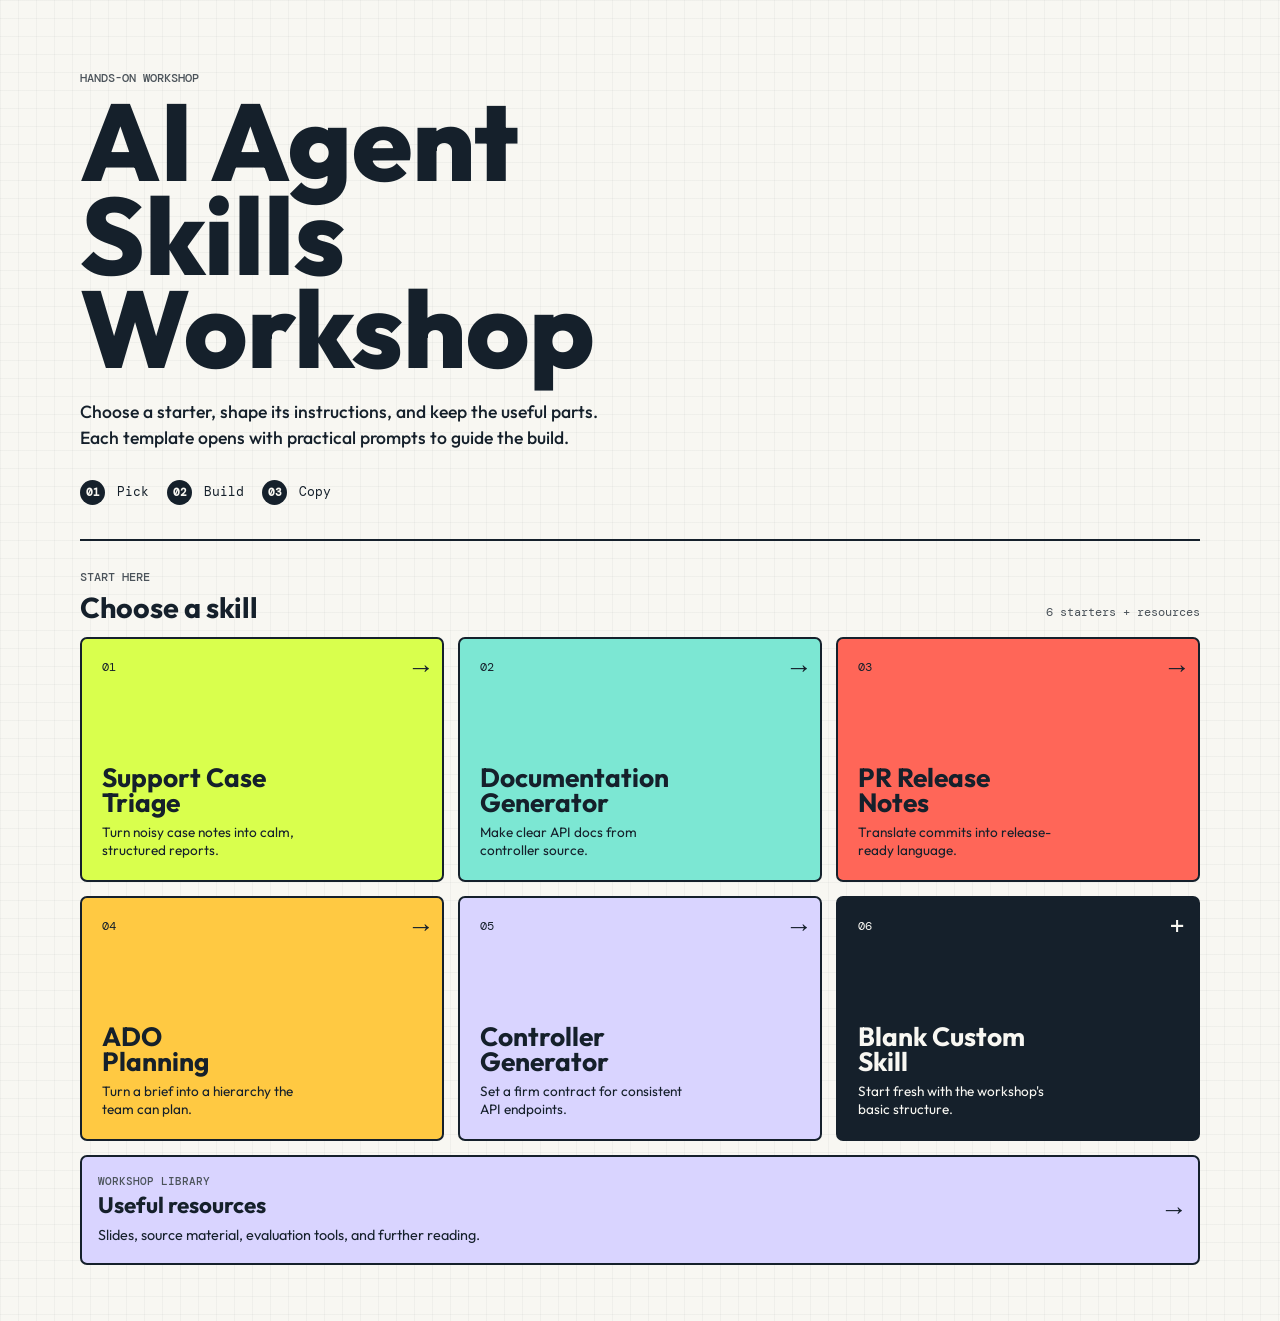
<file: index.html>
<!doctype html>
<html lang="en">
  <head>
    <meta charset="utf-8">
    <meta name="viewport" content="width=device-width, initial-scale=1">
    <meta name="description" content="Mobile workshop templates for building AI agent skills.">
    <title>AI Agent Skills Workshop</title>
    <link rel="preconnect" href="https://fonts.googleapis.com">
    <link rel="preconnect" href="https://fonts.gstatic.com" crossorigin>
    <link href="https://fonts.googleapis.com/css2?family=DM+Mono:wght@400;500&family=Outfit:wght@400;500;600;700;800&display=swap" rel="stylesheet">
    <link rel="stylesheet" href="style.css">
  </head>
  <body class="home-page">
    <main class="site-shell">
      <header class="hero">
        <p class="eyebrow">Hands-on workshop</p>
        <h1>AI Agent<br>Skills Workshop</h1>
        <p class="hero-copy">Choose a starter, shape its instructions, and keep the useful parts. Each template opens with practical prompts to guide the build.</p>
        <div class="hero-actions" aria-label="Workshop steps">
          <span><b>01</b> Pick</span>
          <span><b>02</b> Build</span>
          <span><b>03</b> Copy</span>
        </div>
      </header>

      <section class="activity-section" aria-labelledby="activity-title">
        <div class="section-heading">
          <div>
            <p class="eyebrow">Start here</p>
            <h2 id="activity-title">Choose a skill</h2>
          </div>
          <p class="activity-count">6 starters + resources</p>
        </div>

        <div class="activity-grid">
          <a class="activity-card card-support" href="skill.html?skill=support-case-triage">
            <span class="card-index">01</span>
            <h3>Support Case<br>Triage</h3>
            <p>Turn noisy case notes into calm, structured reports.</p>
            <span class="card-arrow" aria-hidden="true">&rarr;</span>
          </a>
          <a class="activity-card card-docs" href="skill.html?skill=doc-generator">
            <span class="card-index">02</span>
            <h3>Documentation<br>Generator</h3>
            <p>Make clear API docs from controller source.</p>
            <span class="card-arrow" aria-hidden="true">&rarr;</span>
          </a>
          <a class="activity-card card-release" href="skill.html?skill=pr-release-notes">
            <span class="card-index">03</span>
            <h3>PR Release<br>Notes</h3>
            <p>Translate commits into release-ready language.</p>
            <span class="card-arrow" aria-hidden="true">&rarr;</span>
          </a>
          <a class="activity-card card-ado" href="skill.html?skill=ado-planning">
            <span class="card-index">04</span>
            <h3>ADO<br>Planning</h3>
            <p>Turn a brief into a hierarchy the team can plan.</p>
            <span class="card-arrow" aria-hidden="true">&rarr;</span>
          </a>
          <a class="activity-card card-controller" href="skill.html?skill=controller-generator">
            <span class="card-index">05</span>
            <h3>Controller<br>Generator</h3>
            <p>Set a firm contract for consistent API endpoints.</p>
            <span class="card-arrow" aria-hidden="true">&rarr;</span>
          </a>
          <a class="activity-card card-custom" href="skill.html?skill=custom">
            <span class="card-index">06</span>
            <h3>Blank Custom<br>Skill</h3>
            <p>Start fresh with the workshop's basic structure.</p>
            <span class="card-arrow" aria-hidden="true">+</span>
          </a>
        </div>

        <a class="resources-link" href="resources.html">
          <span class="resources-link-kicker">Workshop library</span>
          <span class="resources-link-title">Useful resources</span>
          <span class="resources-link-copy">Slides, source material, evaluation tools, and further reading.</span>
          <span class="resources-link-arrow" aria-hidden="true">&rarr;</span>
        </a>
      </section>
    </main>
  </body>
</html>
</file>
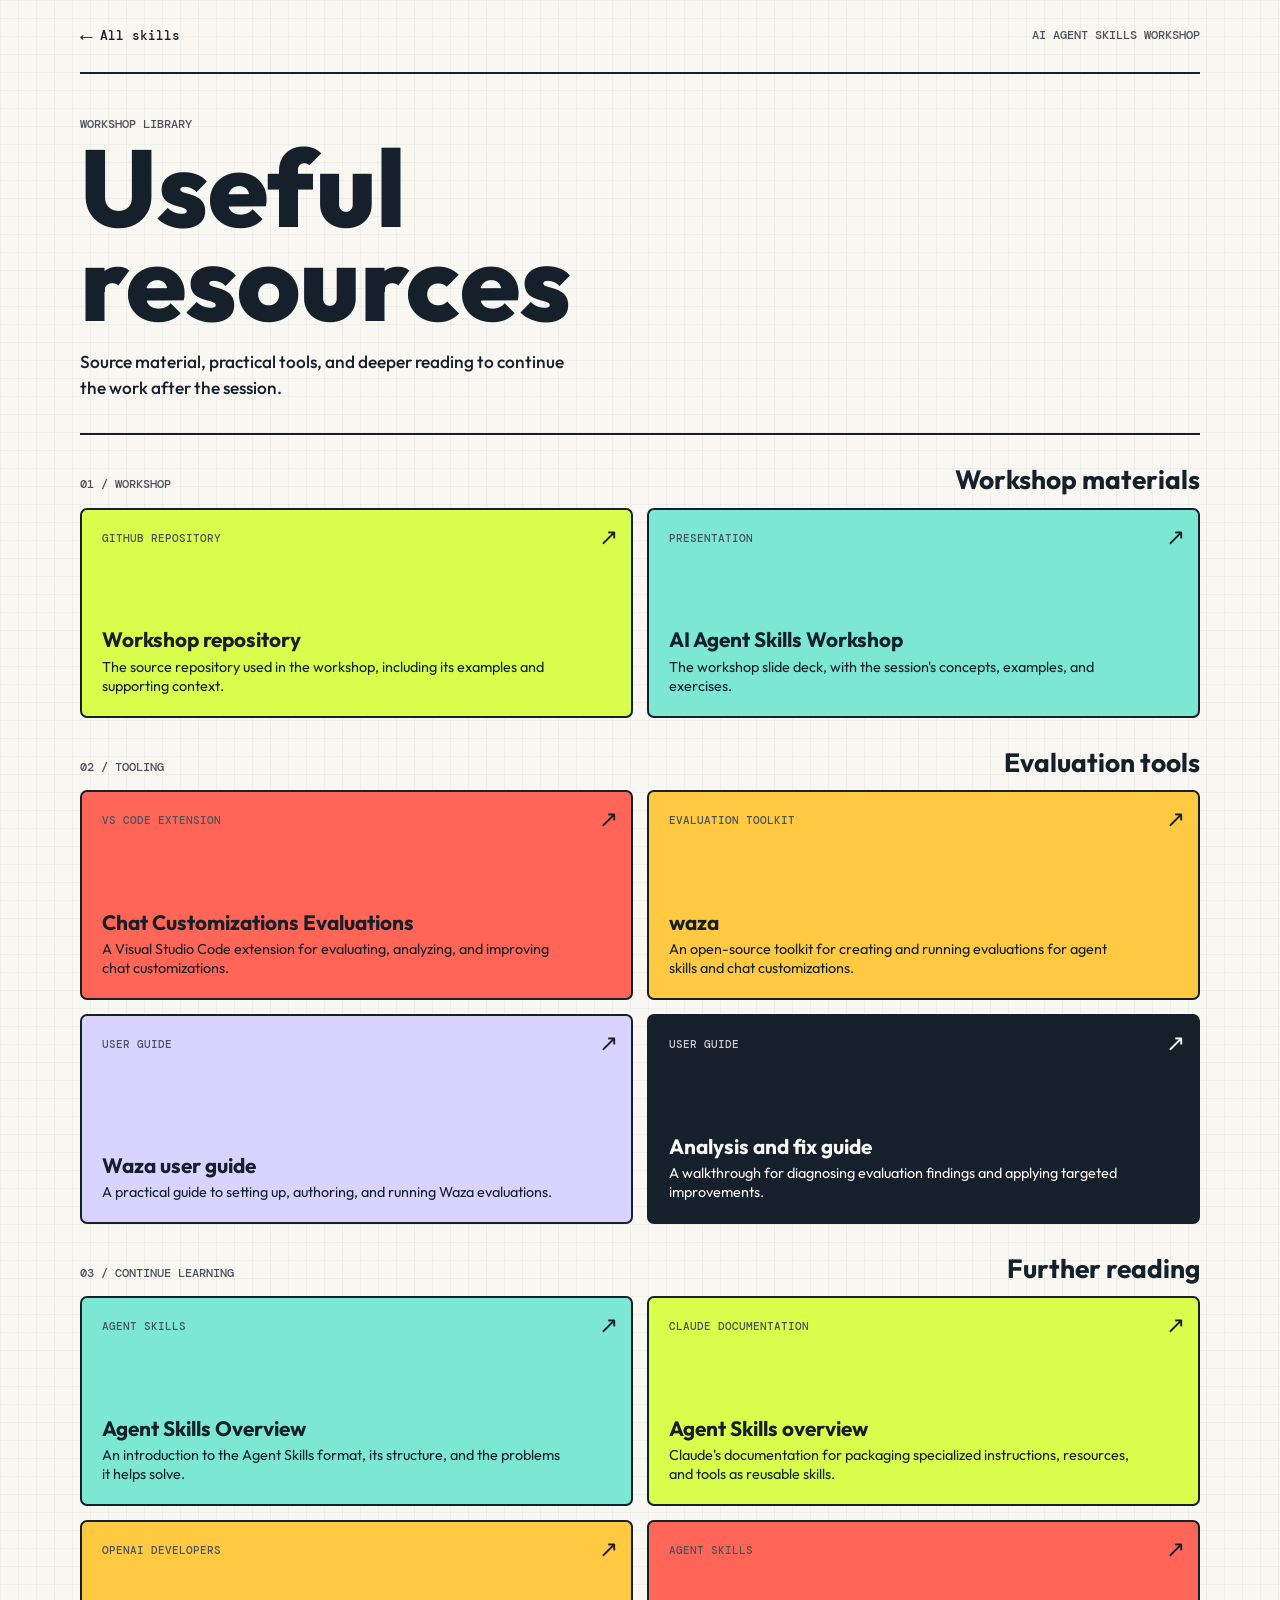
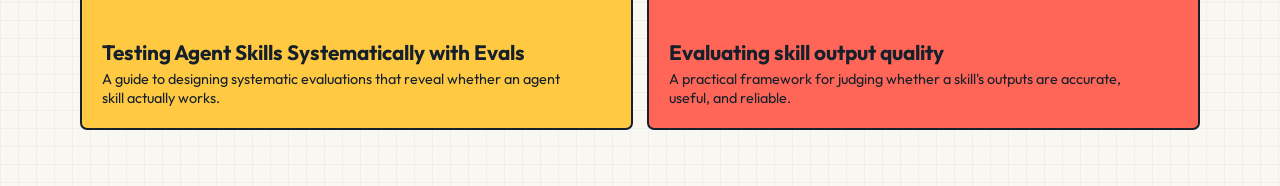
<file: resources.html>
<!doctype html>
<html lang="en">
  <head>
    <meta charset="utf-8">
    <meta name="viewport" content="width=device-width, initial-scale=1">
    <meta name="description" content="Useful links and reading for the AI Agent Skills Workshop.">
    <title>Useful Resources | AI Agent Skills Workshop</title>
    <link rel="preconnect" href="https://fonts.googleapis.com">
    <link rel="preconnect" href="https://fonts.gstatic.com" crossorigin>
    <link href="https://fonts.googleapis.com/css2?family=DM+Mono:wght@400;500&family=Outfit:wght@400;500;600;700;800&display=swap" rel="stylesheet">
    <link rel="stylesheet" href="style.css">
  </head>
  <body class="resources-page">
    <header class="skill-header">
      <a class="back-link" href="index.html"><span aria-hidden="true">&larr;</span> All skills</a>
      <p class="eyebrow">AI Agent Skills Workshop</p>
    </header>

    <main class="resources-layout">
      <section class="resources-intro" aria-labelledby="resources-title">
        <p class="eyebrow">Workshop library</p>
        <h1 id="resources-title">Useful<br>resources</h1>
        <p>Source material, practical tools, and deeper reading to continue the work after the session.</p>
      </section>

      <section class="resource-section" aria-labelledby="workshop-materials-title">
        <div class="resource-section-heading">
          <p class="eyebrow">01 / Workshop</p>
          <h2 id="workshop-materials-title">Workshop materials</h2>
        </div>
        <div class="resource-list">
          <a class="resource-item resource-lime" href="https://github.com/Christerfines/workshop_ai_skills_context" target="_blank" rel="noopener noreferrer">
            <span class="resource-type">GitHub repository</span>
            <h3>Workshop repository</h3>
            <p>The source repository used in the workshop, including its examples and supporting context.</p>
            <span class="resource-arrow" aria-hidden="true">&nearr;</span>
          </a>
          <a class="resource-item resource-aqua" href="https://ifitservices-my.sharepoint.com/:p:/g/personal/jack_humphrey_if_no/IQDA1U1cp9ouQrVDjSCp7HuKAVvE7qx6GCx77r8dS-_lfKM?e=J1cQpE" target="_blank" rel="noopener noreferrer">
            <span class="resource-type">Presentation</span>
            <h3>AI Agent Skills Workshop</h3>
            <p>The workshop slide deck, with the session's concepts, examples, and exercises.</p>
            <span class="resource-arrow" aria-hidden="true">&nearr;</span>
          </a>
        </div>
      </section>

      <section class="resource-section" aria-labelledby="tooling-title">
        <div class="resource-section-heading">
          <p class="eyebrow">02 / Tooling</p>
          <h2 id="tooling-title">Evaluation tools</h2>
        </div>
        <div class="resource-list">
          <a class="resource-item resource-coral" href="https://marketplace.visualstudio.com/items?itemName=ms-vscode.vscode-chat-customizations-evaluations" target="_blank" rel="noopener noreferrer">
            <span class="resource-type">VS Code extension</span>
            <h3>Chat Customizations Evaluations</h3>
            <p>A Visual Studio Code extension for evaluating, analyzing, and improving chat customizations.</p>
            <span class="resource-arrow" aria-hidden="true">&nearr;</span>
          </a>
          <a class="resource-item resource-sun" href="https://microsoft.github.io/waza/" target="_blank" rel="noopener noreferrer">
            <span class="resource-type">Evaluation toolkit</span>
            <h3>waza</h3>
            <p>An open-source toolkit for creating and running evaluations for agent skills and chat customizations.</p>
            <span class="resource-arrow" aria-hidden="true">&nearr;</span>
          </a>
          <a class="resource-item resource-lilac" href="https://github.com/microsoft/vscode-chat-customizations-evaluation/blob/main/docs/WAZA-USER-GUIDE.md" target="_blank" rel="noopener noreferrer">
            <span class="resource-type">User guide</span>
            <h3>Waza user guide</h3>
            <p>A practical guide to setting up, authoring, and running Waza evaluations.</p>
            <span class="resource-arrow" aria-hidden="true">&nearr;</span>
          </a>
          <a class="resource-item resource-ink" href="https://github.com/microsoft/vscode-chat-customizations-evaluation/blob/main/docs/ANALYSIS-AND-FIX-USER-GUIDE.md" target="_blank" rel="noopener noreferrer">
            <span class="resource-type">User guide</span>
            <h3>Analysis and fix guide</h3>
            <p>A walkthrough for diagnosing evaluation findings and applying targeted improvements.</p>
            <span class="resource-arrow" aria-hidden="true">&nearr;</span>
          </a>
        </div>
      </section>

      <section class="resource-section" aria-labelledby="reading-title">
        <div class="resource-section-heading">
          <p class="eyebrow">03 / Continue learning</p>
          <h2 id="reading-title">Further reading</h2>
        </div>
        <div class="resource-list">
          <a class="resource-item resource-aqua" href="https://agentskills.io/home" target="_blank" rel="noopener noreferrer">
            <span class="resource-type">Agent Skills</span>
            <h3>Agent Skills Overview</h3>
            <p>An introduction to the Agent Skills format, its structure, and the problems it helps solve.</p>
            <span class="resource-arrow" aria-hidden="true">&nearr;</span>
          </a>
          <a class="resource-item resource-lime" href="https://platform.claude.com/docs/en/agents-and-tools/agent-skills/overview" target="_blank" rel="noopener noreferrer">
            <span class="resource-type">Claude documentation</span>
            <h3>Agent Skills overview</h3>
            <p>Claude's documentation for packaging specialized instructions, resources, and tools as reusable skills.</p>
            <span class="resource-arrow" aria-hidden="true">&nearr;</span>
          </a>
          <a class="resource-item resource-sun" href="https://developers.openai.com/blog/eval-skills" target="_blank" rel="noopener noreferrer">
            <span class="resource-type">OpenAI Developers</span>
            <h3>Testing Agent Skills Systematically with Evals</h3>
            <p>A guide to designing systematic evaluations that reveal whether an agent skill actually works.</p>
            <span class="resource-arrow" aria-hidden="true">&nearr;</span>
          </a>
          <a class="resource-item resource-coral" href="https://agentskills.io/skill-creation/evaluating-skills" target="_blank" rel="noopener noreferrer">
            <span class="resource-type">Agent Skills</span>
            <h3>Evaluating skill output quality</h3>
            <p>A practical framework for judging whether a skill's outputs are accurate, useful, and reliable.</p>
            <span class="resource-arrow" aria-hidden="true">&nearr;</span>
          </a>
        </div>
      </section>
    </main>
  </body>
</html>
</file>
<file: style.css>
:root {
  --ink: #15202b;
  --paper: #f8f7f2;
  --line: #d5d8d4;
  --lime: #d9ff4d;
  --coral: #ff6658;
  --aqua: #7ce7d3;
  --sun: #ffc942;
  --mono: "DM Mono", monospace;
  --display: "Outfit", sans-serif;
}

* { box-sizing: border-box; }

html { background: var(--paper); }

body {
  margin: 0;
  color: var(--ink);
  font-family: var(--display);
  font-size: 16px;
  line-height: 1.5;
  background-color: var(--paper);
  background-image: linear-gradient(rgba(21, 32, 43, .035) 1px, transparent 1px), linear-gradient(90deg, rgba(21, 32, 43, .035) 1px, transparent 1px);
  background-size: 18px 18px;
}

a { color: inherit; }

.site-shell, .skill-layout, .skill-header { width: min(1120px, calc(100% - 32px)); margin: 0 auto; }

.hero { padding: 48px 0 34px; border-bottom: 2px solid var(--ink); }
.eyebrow { margin: 0 0 7px; color: #4b535a; font-family: var(--mono); font-size: .72rem; font-weight: 500; letter-spacing: 0; text-transform: uppercase; }
h1, h2, h3, p { overflow-wrap: anywhere; }
.hero h1 { max-width: 720px; margin: 0; font-size: clamp(3.1rem, 9vw, 6.8rem); font-weight: 800; letter-spacing: 0; line-height: .86; }
.hero-copy { max-width: 550px; margin: 24px 0 0; font-size: 1.1rem; font-weight: 500; }
.hero-actions { display: flex; flex-wrap: wrap; gap: 8px 18px; margin-top: 28px; font-family: var(--mono); font-size: .8rem; }
.hero-actions b { display: inline-grid; width: 25px; height: 25px; place-items: center; margin-right: 4px; color: var(--paper); background: var(--ink); border-radius: 50%; font-size: .68rem; }

.activity-section { padding: 28px 0 56px; }
.section-heading { display: flex; align-items: end; justify-content: space-between; gap: 20px; margin-bottom: 15px; }
.section-heading h2, .tips-heading h2 { margin: 0; font-size: 1.8rem; line-height: 1; }
.activity-count { margin: 0; color: #4b535a; font-family: var(--mono); font-size: .78rem; }
.activity-grid { display: grid; grid-template-columns: repeat(2, minmax(0, 1fr)); gap: 10px; }
.activity-card { position: relative; display: flex; min-height: 210px; flex-direction: column; padding: 16px; overflow: hidden; border: 2px solid var(--ink); border-radius: 7px; text-decoration: none; transition: transform .18s ease, box-shadow .18s ease; }
.activity-card:hover, .activity-card:focus-visible { transform: translate(-3px, -3px); box-shadow: 5px 5px 0 var(--ink); }
.activity-card:focus-visible, .back-link:focus-visible { outline: 3px solid var(--coral); outline-offset: 3px; }
.activity-card h3 { margin: auto 0 9px; font-size: clamp(1.22rem, 4.5vw, 1.65rem); line-height: .96; letter-spacing: 0; }
.activity-card p { max-width: 210px; margin: 0; font-size: .85rem; line-height: 1.3; }
.card-index { font-family: var(--mono); font-size: .74rem; }
.card-arrow { position: absolute; right: 13px; top: 8px; font-family: var(--mono); font-size: 1.7rem; }
.card-support { background: var(--lime); }.card-docs { background: var(--aqua); }.card-release { background: var(--coral); }.card-ado { background: var(--sun); }.card-controller { background: #d9d4ff; }.card-custom { color: var(--paper); background: var(--ink); }
.resources-link { position: relative; display: grid; grid-template-columns: 1fr auto; gap: 4px 18px; align-items: end; margin-top: 14px; padding: 16px; color: var(--ink); background: #d9d4ff; border: 2px solid var(--ink); border-radius: 7px; text-decoration: none; transition: transform .18s ease, box-shadow .18s ease; }
.resources-link:hover, .resources-link:focus-visible, .resource-item:hover, .resource-item:focus-visible { transform: translate(-3px, -3px); box-shadow: 5px 5px 0 var(--ink); }
.resources-link:focus-visible, .resource-item:focus-visible { outline: 3px solid var(--coral); outline-offset: 3px; }
.resources-link-kicker, .resource-type { color: #4b535a; font-family: var(--mono); font-size: .7rem; font-weight: 500; text-transform: uppercase; }
.resources-link-title { font-size: 1.4rem; font-weight: 700; line-height: 1; }
.resources-link-copy { grid-column: 1; margin-top: 5px; font-size: .9rem; }
.resources-link-arrow { grid-column: 2; grid-row: 1 / span 3; align-self: center; font-family: var(--mono); font-size: 1.7rem; }

.skill-header { display: flex; align-items: center; justify-content: space-between; min-height: 74px; border-bottom: 2px solid var(--ink); }
.skill-header .eyebrow { margin: 0; text-align: right; }
.back-link { display: inline-flex; min-height: 44px; align-items: center; gap: 8px; font-family: var(--mono); font-size: .8rem; font-weight: 500; text-decoration: none; }
.back-link span { font-size: 1.3rem; }
.skill-layout { display: grid; gap: 0; padding-bottom: 48px; }
.template-panel { min-width: 0; padding: 28px 0 36px; }
.template-heading { padding-bottom: 24px; border-bottom: 1px solid var(--line); }
.template-heading h1 { margin: 0; font-size: clamp(2.25rem, 9vw, 4.6rem); line-height: .92; letter-spacing: 0; }
.brief-panel { padding: 25px 0; border-bottom: 1px solid var(--line); }
.brief-panel h2 { margin: 0 0 8px; font-size: 1.42rem; line-height: 1.05; }
.brief-panel h3 { margin: 20px 0 6px; color: #4b535a; font-family: var(--mono); font-size: .78rem; font-weight: 500; }
.brief-panel p { margin: 0; font-size: 1rem; }
.tips-panel { padding: 25px 0 30px; border-top: 2px solid var(--ink); }
.tip-item { padding: 14px 0; border-bottom: 1px solid var(--line); }
.tip-item p { margin: 0; font-size: .94rem; }
.tip-label { margin-bottom: 5px !important; color: #4b535a; font-family: var(--mono); font-size: .7rem !important; font-weight: 500; text-transform: uppercase; }

.markdown-body { padding-top: 12px; }
.markdown-body h1 { display: none; }
.markdown-body h2 { margin: 32px 0 10px; padding-top: 4px; font-size: 1.42rem; line-height: 1.05; }
.markdown-body h3 { margin: 23px 0 8px; font-size: 1rem; }
.markdown-body p, .markdown-body li { font-size: 1rem; }
.markdown-body ul, .markdown-body ol { padding-left: 22px; }
.markdown-body li { margin: 7px 0; }
.markdown-body code { padding: .1em .3em; background: #e7e8e2; border-radius: 3px; font-family: var(--mono); font-size: .86em; }
.markdown-body pre { padding: 14px; overflow-x: auto; background: #1f2933; border-radius: 6px; }
.markdown-body pre code { padding: 0; background: transparent; font-size: .82rem; }
.load-error { padding: 14px; background: #ffddd8; border-left: 4px solid var(--coral); }

.resources-layout { width: min(1120px, calc(100% - 32px)); margin: 0 auto; padding-bottom: 56px; }
.resources-intro { padding: 42px 0 32px; border-bottom: 2px solid var(--ink); }
.resources-intro h1 { margin: 0; font-size: clamp(3.1rem, 11vw, 6.8rem); font-weight: 800; letter-spacing: 0; line-height: .86; }
.resources-intro > p:last-child { max-width: 500px; margin: 22px 0 0; font-size: 1.08rem; font-weight: 500; }
.resource-section { padding: 32px 0 0; }
.resource-section-heading { display: flex; align-items: end; justify-content: space-between; gap: 20px; margin-bottom: 14px; }
.resource-section-heading .eyebrow { margin: 0; }
.resource-section-heading h2 { margin: 0; font-size: 1.65rem; line-height: 1; }
.resource-list { display: grid; gap: 10px; }
.resource-item { position: relative; display: flex; min-height: 170px; flex-direction: column; padding: 16px; overflow: hidden; border: 2px solid var(--ink); border-radius: 7px; text-decoration: none; transition: transform .18s ease, box-shadow .18s ease; }
.resource-item h3 { max-width: calc(100% - 42px); margin: auto 0 8px; font-size: 1.3rem; line-height: .98; }
.resource-item p { max-width: 460px; margin: 0; font-size: .9rem; line-height: 1.32; }
.resource-arrow { position: absolute; top: 10px; right: 13px; font-family: var(--mono); font-size: 1.45rem; }
.resource-lime { background: var(--lime); }.resource-aqua { background: var(--aqua); }.resource-coral { background: var(--coral); }.resource-sun { background: var(--sun); }.resource-lilac { background: #d9d4ff; }.resource-ink { color: var(--paper); background: var(--ink); }.resource-ink .resource-type { color: #c9d0d3; }

@media (min-width: 640px) {
  .site-shell, .skill-layout, .skill-header, .resources-layout { width: min(1120px, calc(100% - 56px)); }
  .hero { padding-top: 70px; }.activity-grid { grid-template-columns: repeat(3, minmax(0, 1fr)); gap: 14px; }.activity-card { min-height: 245px; padding: 20px; }
  .resource-list { grid-template-columns: repeat(2, minmax(0, 1fr)); gap: 14px; }.resource-item { min-height: 210px; padding: 20px; }
}

@media (min-width: 900px) {
  .skill-layout { grid-template-columns: minmax(0, 1fr) 315px; column-gap: 56px; }.template-panel { padding-top: 48px; }.tips-panel { padding-top: 48px; border-top: 0; }
}
</file>
